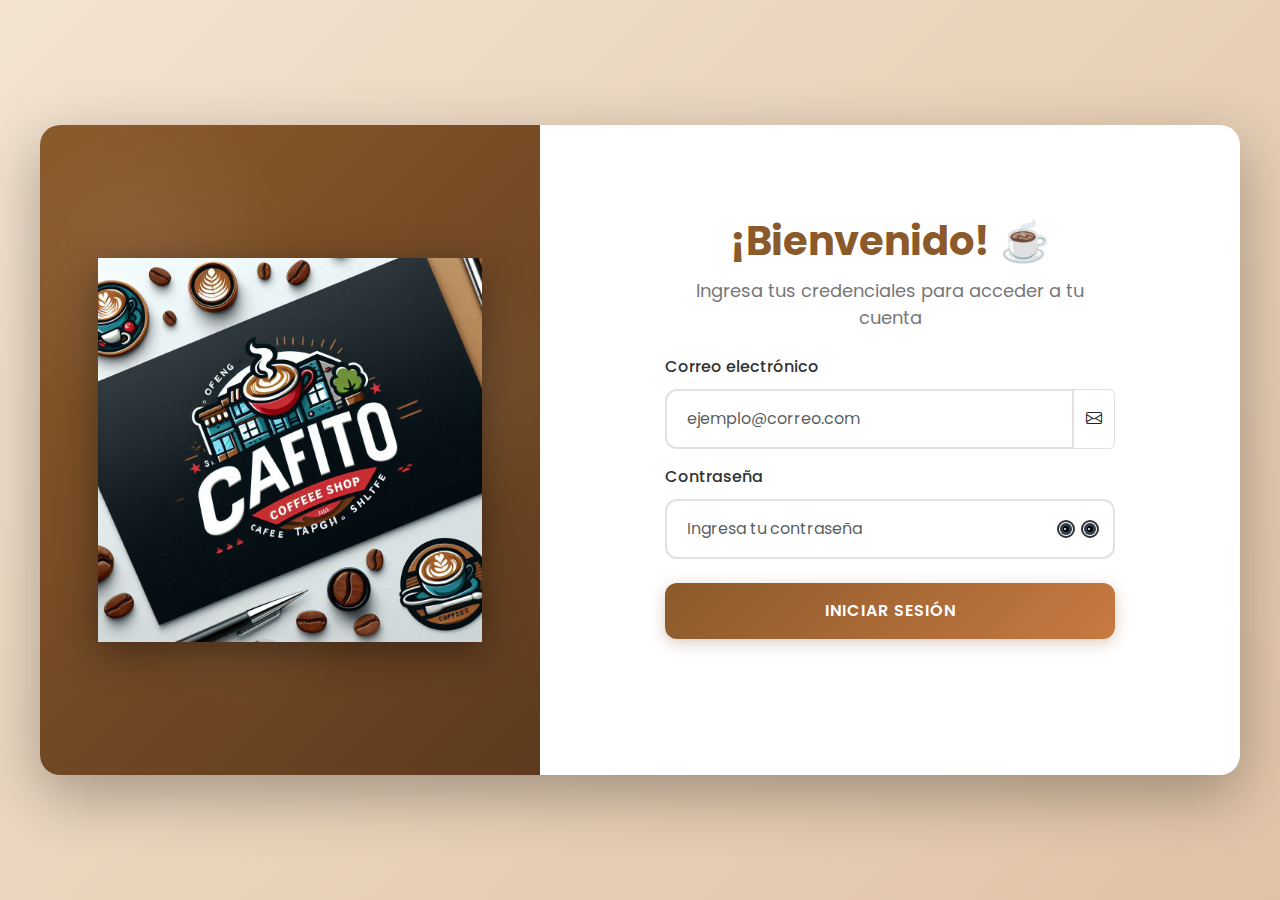
<file: index.html>
<!DOCTYPE html>
<html lang="es">
<head>
  <meta charset="UTF-8" />
  <meta name="viewport" content="width=device-width, initial-scale=1.0"/>
  <title>Cafeteria</title>
  
  <!-- Bootstrap CSS -->
  <link href="https://cdn.jsdelivr.net/npm/bootstrap@5.3.0/dist/css/bootstrap.min.css" rel="stylesheet">
  <!-- Google Fonts -->
  <link rel="preconnect" href="https://fonts.googleapis.com">
  <link rel="preconnect" href="https://fonts.gstatic.com" crossorigin>
  <link href="https://fonts.googleapis.com/css2?family=Poppins:wght@300;400;500;600;700&display=swap" rel="stylesheet">
  <!-- Bootstrap JS -->
  <script src="https://cdn.jsdelivr.net/npm/bootstrap@5.3.0/dist/js/bootstrap.bundle.min.js"></script>
  <!-- Bootstrap Icons -->
  <link rel="stylesheet" href="https://cdn.jsdelivr.net/npm/bootstrap-icons@1.11.0/font/bootstrap-icons.css">
  <link rel="stylesheet" href="css/login.css">
  <script src="js/login.js"></script>
</head>
<body>
  
  <div class="container-fluid vh-100 d-flex align-items-center justify-content-center p-4">
    <div class="main-container bg-white row g-0 w-100" style="max-width: 1200px;">
      
      <!-- Logo Section -->
      <div class="col-lg-5 logo-section">
        <div class="logo-bg"></div>
        <div class="logo-content d-flex align-items-center justify-content-center h-100 p-4">
          <div class="text-center position-relative">
            <div class="logo-glow"></div>
            <img src="img/imagen.png" alt="Cafeteria" class="logo-img img-fluid" />
          </div>
        </div>
      </div>
      
      <!-- Login Section -->
      <div class="col-lg-7 d-flex align-items-center justify-content-center p-5">
        <div class="w-100" style="max-width: 450px;">
          
          <!-- Login Header -->
          <div class="login-header text-center mb-4">
            <h2 class="d-flex align-items-center justify-content-center">
              ¡Bienvenido! 
              <span class="coffee-icon">☕</span>
            </h2>
            <p class="mb-0">Ingresa tus credenciales para acceder a tu cuenta</p>
          </div>
          
          <!-- Login Form -->
          <form id="loginForm" novalidate>
            
            <!-- Email Input -->
            <div class="mb-3">
              <label for="email" class="form-label">Correo electrónico</label>
              <div class="input-group">
                <input type="email" class="form-control" id="email" placeholder="ejemplo@correo.com" required>
                <span class="input-group-text bg-transparent">
                  <i class="bi bi-envelope"></i>
                </span>
              </div>
            </div>
            
            <!-- Password Input -->
            <div class="mb-4">
              <label for="password" class="form-label">Contraseña</label>
              <div class="envoltorio-input">
                <input type="password" class="form-control" id="password" placeholder="Ingresa tu contraseña" required>
                <div class="contenedor-ojo" id="contenedorOjo">
                  <div class="cejas-enojadas">
                    <div class="ceja izquierda"></div>
                    <div class="ceja derecha"></div>
                  </div>
                  <div class="ojo">
                    <div class="ojo-individual">
                      <div class="pestañas"></div>
                      <div class="globo-ocular">
                        <div class="pupila">
                          <div class="brillo"></div>
                        </div>
                      </div>
                    </div>
                    <div class="ojo-individual">
                      <div class="pestañas"></div>
                      <div class="globo-ocular">
                        <div class="pupila">
                          <div class="brillo"></div>
                        </div>
                      </div>
                    </div>
                  </div>
                </div>
              </div>
            </div>
            
            <!-- Login Button -->
            <button type="submit" class="btn btn-login w-100" id="loginButton">
              INICIAR SESIÓN
            </button>
            
            <!-- Error Message -->
            <div class="error-message" id="errorMessage"></div>
            
          </form>
        </div>
      </div>
    </div>
  </div>
</body>
</html>
</file>
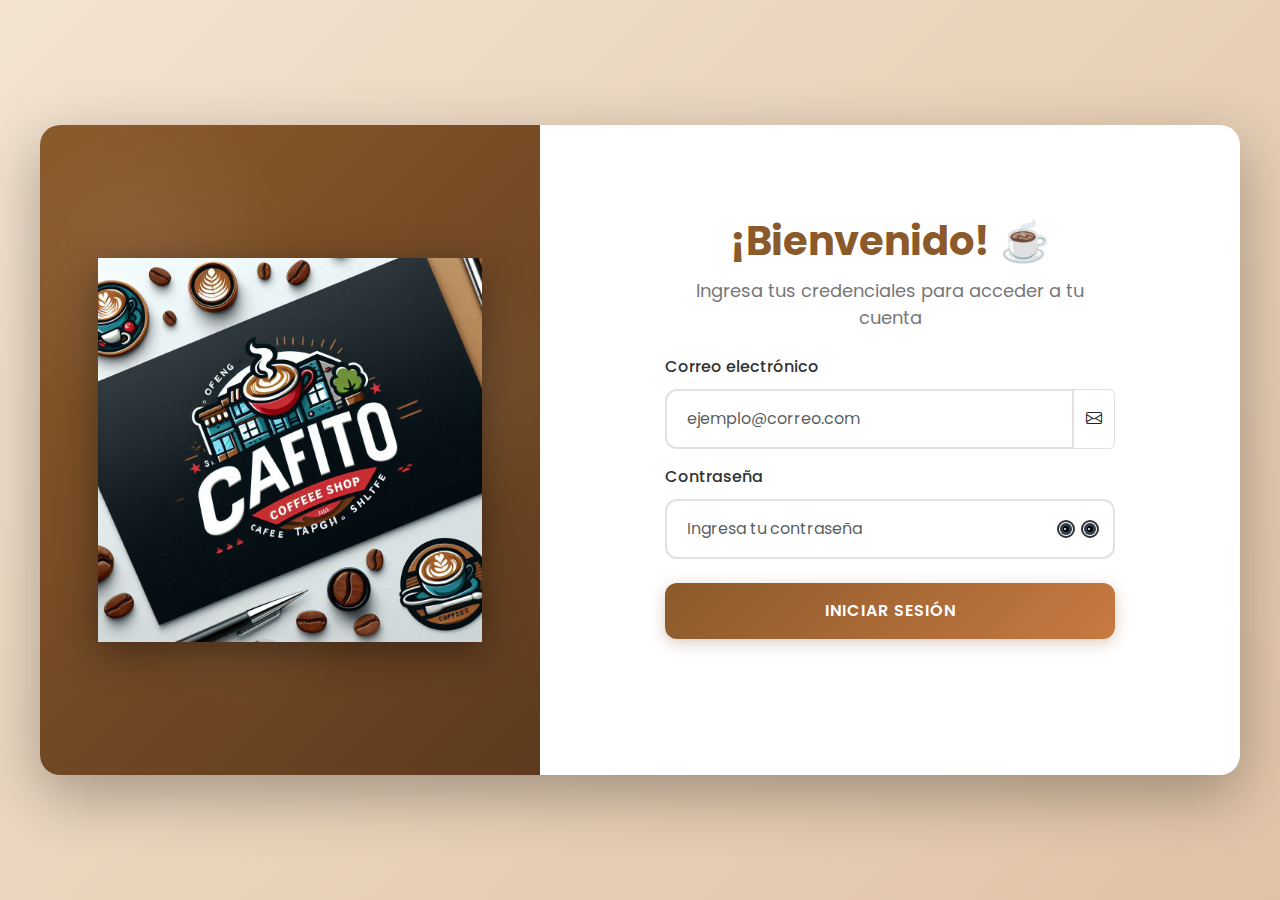
<file: dasboard.html>
<!DOCTYPE html>
<html lang="es">
<head>
  <meta charset="UTF-8">
  <meta name="viewport" content="width=device-width, initial-scale=1.0">
  <title>Dashboard</title>
  
  <!-- Bootstrap CSS -->
  <link href="https://cdn.jsdelivr.net/npm/bootstrap@5.3.0/dist/css/bootstrap.min.css" rel="stylesheet">
  <!-- Google Fonts -->
  <link rel="preconnect" href="https://fonts.googleapis.com">
  <link rel="preconnect" href="https://fonts.gstatic.com" crossorigin>
  <link href="https://fonts.googleapis.com/css2?family=Poppins:wght@300;400;500;600;700&display=swap" rel="stylesheet">
  <link rel="stylesheet" href="css/dasboard.css">
  <script src="js/dasboard.js"></script>
  <!-- Bootstrap Icons -->
  <link rel="stylesheet" href="https://cdn.jsdelivr.net/npm/bootstrap-icons@1.11.0/font/bootstrap-icons.css">
  <!-- Bootstrap JS -->
  <script src="https://cdn.jsdelivr.net/npm/bootstrap@5.3.0/dist/js/bootstrap.bundle.min.js"></script>
</head>
<body>
  <!-- Top Navbar -->
  <nav class="navbar navbar-expand-lg top-navbar">
    <div class="container-fluid">
      <span class="navbar-brand mb-0 h1">
        <span class="coffee-animation"> CAFETERIA☕</span>
      </span>
      
      <div class="navbar-nav ms-auto">
        <div class="nav-item dropdown">
          <a class="nav-link dropdown-toggle d-flex align-items-center" href="#" role="button" data-bs-toggle="dropdown">
            <i class="bi bi-person-circle me-2"></i>
            Admin
          </a>
          <ul class="dropdown-menu dropdown-menu-end">
            <li><a class="dropdown-item" href="#"><i class="bi bi-person me-2"></i>Perfil</a></li>
            <li><a class="dropdown-item" href="#"><i class="bi bi-gear me-2"></i>Configuración</a></li>
            <li><hr class="dropdown-divider"></li>
            <li><a class="dropdown-item" href="login.html"><i class="bi bi-box-arrow-right me-2"></i>Cerrar Sesión</a></li>
          </ul>
        </div>
      </div>
    </div>
  </nav>

  <!-- Content Area -->
  <div class="content-area">
    <!-- Products Grid -->
    <div class="row g-4 fade-in">
      <!-- Producto 1: Café Americano -->
      <div class="col-lg-4 col-md-6">
        <div class="product-card">
          <img src="img/cafeamericano.png" alt="Café Americano">
          <div class="card-body">
            <h5 class="product-title">Café Americano</h5>
            <p class="product-description">Café negro tradicional, preparado con granos selectos de alta calidad. Perfecto para comenzar tu día con energía.</p>
            <div class="d-flex justify-content-between align-items-center">
              <span class="product-price">$38.00</span>
              <button class="btn btn-order">Ordenar</button>
            </div>
          </div>
        </div>
      </div>

      <!-- Producto 2: Latte -->
      <div class="col-lg-4 col-md-6">
        <div class="product-card">
          <img src="img/cafeamericano.png" alt="Latte">
          <div class="card-body">
            <h5 class="product-title">Latte</h5>
            <p class="product-description">Cremoso café con leche vaporizada y espuma suave. Una experiencia suave y reconfortante en cada sorbo.</p>
            <div class="d-flex justify-content-between align-items-center">
              <span class="product-price">$76.00</span>
              <button class="btn btn-order">Ordenar</button>
            </div>
          </div>
        </div>
      </div>

      <!-- Producto 3: Cappuccino -->
      <div class="col-lg-4 col-md-6">
        <div class="product-card">
          <img src="https://images.unsplash.com/photo-1572442388796-11668a67e53d?w=400&h=250&fit=crop" alt="Cappuccino">
          <div class="card-body">
            <h5 class="product-title">Cappuccino</h5>
            <p class="product-description">Equilibrio perfecto entre espresso, leche vaporizada y espuma. Decorado con arte latte para una experiencia visual única.</p>
            <div class="d-flex justify-content-between align-items-center">
              <span class="product-price">$40.00</span>
              <button class="btn btn-order">Ordenar</button>
            </div>
          </div>
        </div>
      </div>

      <!-- Producto 4: Espresso -->
      <div class="col-lg-4 col-md-6">
        <div class="product-card">
          <img src="img/expreso.png" alt="Espresso">
          <div class="card-body">
            <h5 class="product-title">Espresso</h5>
            <p class="product-description">Café concentrado y aromático, extraído a la perfección. La base de todos nuestros cafés especiales.</p>
            <div class="d-flex justify-content-between align-items-center">
              <span class="product-price">$45.00</span>
              <button class="btn btn-order">Ordenar</button>
            </div>
          </div>
        </div>
      </div>

      <!-- Producto 5: Croissant -->
      <div class="col-lg-4 col-md-6">
        <div class="product-card">
          <img src="img/Croissants.jpg" alt="Croissant">
          <div class="card-body">
            <h5 class="product-title">Croissant</h5>
            <p class="product-description">Hojaldre francés tradicional, crujiente por fuera y suave por dentro. Horneado fresco cada mañana.</p>
            <div class="d-flex justify-content-between align-items-center">
              <span class="product-price">$58.00</span>
              <button class="btn btn-order">Ordenar</button>
            </div>
          </div>
        </div>
      </div>

      <!-- Producto 6: Muffin de Arándano -->
      <div class="col-lg-4 col-md-6">
        <div class="product-card">
          <img src="img/pastelito.png" alt="Muffin de Arándano">
          <div class="card-body">
            <h5 class="product-title">Muffin de Arándano</h5>
            <p class="product-description">Esponjoso muffin con arándanos frescos. Perfecto para acompañar tu café favorito en cualquier momento del día.</p>
            <div class="d-flex justify-content-between align-items-center">
              <span class="product-price">$3.75</span>
              <button class="btn btn-order">Ordenar</button>
            </div>
          </div>
        </div>
      </div>
          </div>
        </div>
      </div>
    </div>
  </div>
</body>
</body>
</html>
</file>
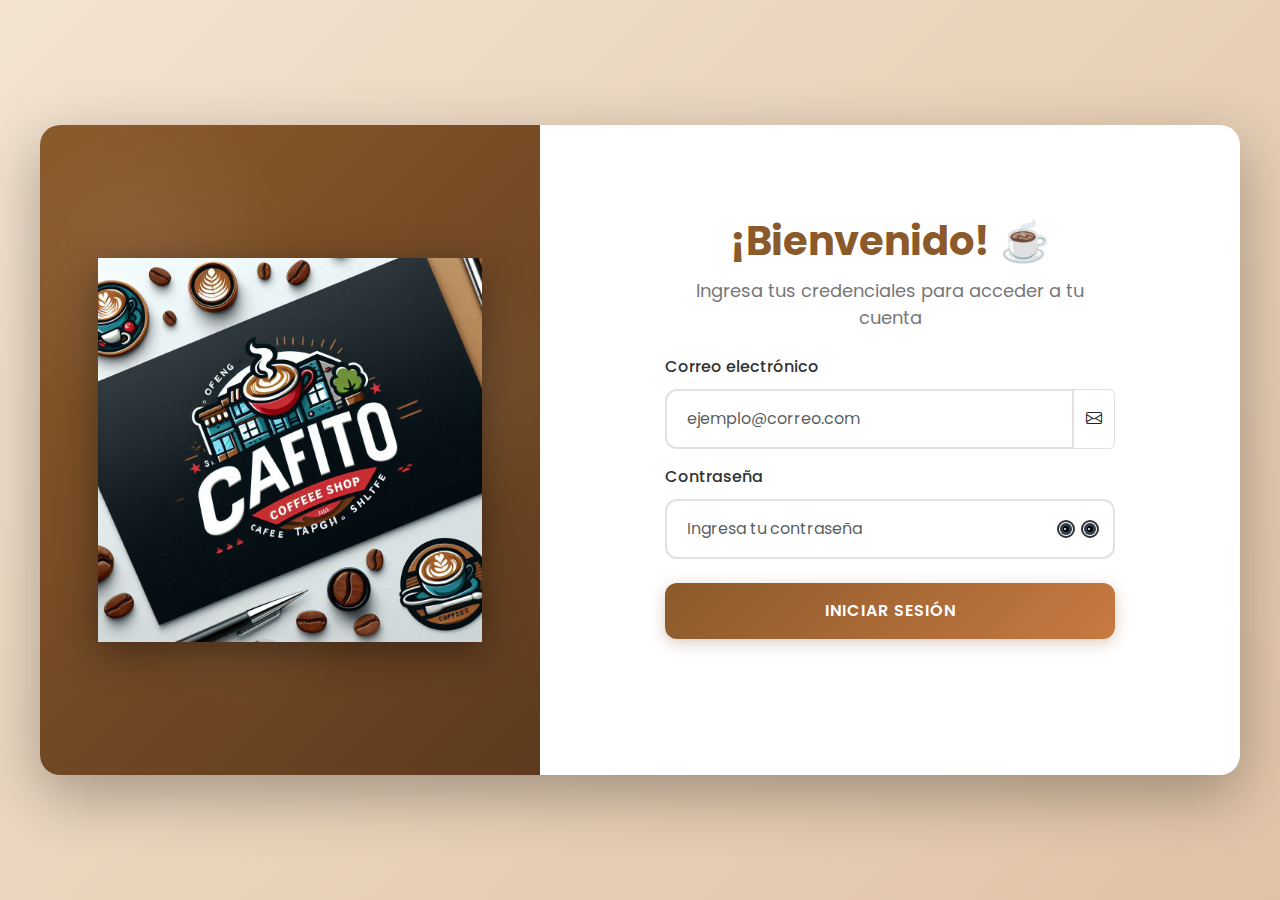
<file: login.html>
<!DOCTYPE html>
<html lang="es">
<head>
  <meta charset="UTF-8" />
  <meta name="viewport" content="width=device-width, initial-scale=1.0"/>
  <title>Cafeteria</title>
  
  <!-- Bootstrap CSS -->
  <link href="https://cdn.jsdelivr.net/npm/bootstrap@5.3.0/dist/css/bootstrap.min.css" rel="stylesheet">
  <!-- Google Fonts -->
  <link rel="preconnect" href="https://fonts.googleapis.com">
  <link rel="preconnect" href="https://fonts.gstatic.com" crossorigin>
  <link href="https://fonts.googleapis.com/css2?family=Poppins:wght@300;400;500;600;700&display=swap" rel="stylesheet">
  <!-- Bootstrap JS -->
  <script src="https://cdn.jsdelivr.net/npm/bootstrap@5.3.0/dist/js/bootstrap.bundle.min.js"></script>
  <!-- Bootstrap Icons -->
  <link rel="stylesheet" href="https://cdn.jsdelivr.net/npm/bootstrap-icons@1.11.0/font/bootstrap-icons.css">
  <link rel="stylesheet" href="css/login.css">
  <script src="js/login.js"></script>
</head>
<body>
  
  <div class="container-fluid vh-100 d-flex align-items-center justify-content-center p-4">
    <div class="main-container bg-white row g-0 w-100" style="max-width: 1200px;">
      
      <!-- Logo Section -->
      <div class="col-lg-5 logo-section">
        <div class="logo-bg"></div>
        <div class="logo-content d-flex align-items-center justify-content-center h-100 p-4">
          <div class="text-center position-relative">
            <div class="logo-glow"></div>
            <img src="img/imagen.png" alt="Cafeteria" class="logo-img img-fluid" />
          </div>
        </div>
      </div>
      
      <!-- Login Section -->
      <div class="col-lg-7 d-flex align-items-center justify-content-center p-5">
        <div class="w-100" style="max-width: 450px;">
          
          <!-- Login Header -->
          <div class="login-header text-center mb-4">
            <h2 class="d-flex align-items-center justify-content-center">
              ¡Bienvenido! 
              <span class="coffee-icon">☕</span>
            </h2>
            <p class="mb-0">Ingresa tus credenciales para acceder a tu cuenta</p>
          </div>
          
          <!-- Login Form -->
          <form id="loginForm" novalidate>
            
            <!-- Email Input -->
            <div class="mb-3">
              <label for="email" class="form-label">Correo electrónico</label>
              <div class="input-group">
                <input type="email" class="form-control" id="email" placeholder="ejemplo@correo.com" required>
                <span class="input-group-text bg-transparent">
                  <i class="bi bi-envelope"></i>
                </span>
              </div>
            </div>
            
            <!-- Password Input -->
            <div class="mb-4">
              <label for="password" class="form-label">Contraseña</label>
              <div class="envoltorio-input">
                <input type="password" class="form-control" id="password" placeholder="Ingresa tu contraseña" required>
                <div class="contenedor-ojo" id="contenedorOjo">
                  <div class="cejas-enojadas">
                    <div class="ceja izquierda"></div>
                    <div class="ceja derecha"></div>
                  </div>
                  <div class="ojo">
                    <div class="ojo-individual">
                      <div class="pestañas"></div>
                      <div class="globo-ocular">
                        <div class="pupila">
                          <div class="brillo"></div>
                        </div>
                      </div>
                    </div>
                    <div class="ojo-individual">
                      <div class="pestañas"></div>
                      <div class="globo-ocular">
                        <div class="pupila">
                          <div class="brillo"></div>
                        </div>
                      </div>
                    </div>
                  </div>
                </div>
              </div>
            </div>
            
            <!-- Login Button -->
            <button type="submit" class="btn btn-login w-100" id="loginButton">
              INICIAR SESIÓN
            </button>
            
            <!-- Error Message -->
            <div class="error-message" id="errorMessage"></div>
            
          </form>
        </div>
      </div>
    </div>
  </div>
</body>
</html>
</file>
<file: css/login.css>
:root {
  --primary-color: #8B5A2B;
  --accent-color: #C87941;
  --light-accent: #E6CCAB;
  --dark-accent: #5D3A1E;
  --text-dark: #333333;
  --text-light: #ffffff;
  --error-color: #e74c3c;
  --success-color: #2ecc71;
}

* {
  font-family: 'Poppins', sans-serif;
}

body {
  background: linear-gradient(135deg, #F2E3D0 0%, #E0C3A6 100%);
  min-height: 100vh;
  position: relative;
  overflow-x: hidden;
}

.main-container {
  box-shadow: 0 20px 60px rgba(0, 0, 0, 0.3);
  border-radius: 20px;
  overflow: hidden;
  animation: fadeInUp 1s ease;
  min-height: 650px;
}

@keyframes fadeInUp {
  0% {
    opacity: 0;
    transform: translateY(40px);
  }
  100% {
    opacity: 1;
    transform: translateY(0);
  }
}

.logo-section {
  background: linear-gradient(135deg, var(--primary-color) 0%, var(--dark-accent) 100%);
  position: relative;
  overflow: hidden;
  min-height: 650px;
}

.logo-bg {
  position: absolute;
  top: 0;
  left: 0;
  width: 100%;
  height: 100%;
  opacity: 0.15;
  background: 
    radial-gradient(circle at 20% 20%, rgba(255, 255, 255, 0.5) 0%, transparent 25%),
    radial-gradient(circle at 80% 40%, rgba(255, 255, 255, 0.5) 0%, transparent 25%),
    radial-gradient(circle at 40% 70%, rgba(255, 255, 255, 0.5) 0%, transparent 25%);
}

.logo-content {
  position: relative;
  z-index: 2;
  height: 100%;
}

.logo-glow {
  position: absolute;
  width: 300px;
  height: 300px;
  border-radius: 50%;
  background: radial-gradient(circle, rgba(200, 121, 65, 0.3) 0%, transparent 70%);
  filter: blur(30px);
  z-index: 1;
  top: 50%;
  left: 50%;
  transform: translate(-50%, -50%);
}

.logo-img {
  position: relative;
  z-index: 2;
  max-width: 85%;
  max-height: 85%;
  object-fit: contain;
  filter: drop-shadow(0 10px 20px rgba(0, 0, 0, 0.4));
  animation: pulse 3s infinite ease-in-out;
}

@keyframes pulse {
  0%, 100% { transform: scale(1); }
  50% { transform: scale(1.05); }
}

.login-header h2 {
  color: var(--primary-color);
  font-size: 2.5rem;
  font-weight: 700;
  margin-bottom: 12px;
}

.coffee-icon {
  display: inline-block;
  animation: bounce 2s infinite;
  margin-left: 10px;
}

@keyframes bounce {
  0%, 100% { transform: translateY(0); }
  50% { transform: translateY(-10px); }
}

.login-header p {
  color: #777;
  font-size: 1.125rem;
}

.form-control {
  padding: 16px 20px;
  font-size: 16px;
  border: 2px solid #e1e1e1;
  border-radius: 12px;
  transition: all 0.3s ease;
}

.form-control:focus {
  border-color: var(--accent-color);
  box-shadow: 0 0 0 4px rgba(200, 121, 65, 0.15);
}

.form-label {
  color: var(--text-dark);
  font-size: 16px;
  font-weight: 500;
  margin-bottom: 10px;
}

/* Estilos del componente de ojo animado */
.envoltorio-input {
  position: relative;
  width: 100%;
}

.contenedor-ojo {
  position: absolute;
  right: 15px;
  top: 50%;
  transform: translateY(-50%);
  width: 45px;
  height: 30px;
  cursor: pointer;
  z-index: 10;
  display: flex;
  align-items: center;
  justify-content: center;
  animation: entrada-ojo 0.8s ease-out;
}

.ojo {
  position: relative;
  width: 100%;
  height: 100%;
  display: flex;
  gap: 6px;
  align-items: center;
  justify-content: center;
}

.ojo-individual {
  position: relative;
  width: 18px;
  height: 18px;
  background: white;
  border: 2px solid #333;
  border-radius: 50%;
  overflow: hidden;
  transition: all 0.3s ease;
}

.globo-ocular {
  position: absolute;
  width: 12px;
  height: 12px;
  background: #2c3e50;
  border-radius: 50%;
  top: 50%;
  left: 50%;
  transform: translate(-50%, -50%);
  transition: all 0.2s ease;
}

.pupila {
  position: absolute;
  width: 6px;
  height: 6px;
  background: #000;
  border-radius: 50%;
  top: 50%;
  left: 50%;
  transform: translate(-50%, -50%);
  transition: all 0.3s ease;
}

.brillo {
  position: absolute;
  width: 2px;
  height: 2px;
  background: white;
  border-radius: 50%;
  top: 30%;
  left: 30%;
}

/* Animaciones de parpadeo */
@keyframes parpadear {
  0%, 90%, 100% { transform: scaleY(1); }
  95% { transform: scaleY(0.1); }
}

/* Animación de pestañas */
.pestañas {
  position: absolute;
  top: -3px;
  left: 50%;
  transform: translateX(-50%);
  width: 100%;
  height: 4px;
}

.pestañas::before,
.pestañas::after {
  content: '';
  position: absolute;
  width: 2px;
  height: 4px;
  background: #333;
  border-radius: 50%;
}

.pestañas::before {
  left: 2px;
  transform: rotate(-15deg);
}

.pestañas::after {
  right: 2px;
  transform: rotate(15deg);
}

/* Efectos hover */
.contenedor-ojo:hover {
  transform: translateY(-50%) scale(1.05);
}

/* Animación de entrada */
@keyframes entrada-ojo {
  0% {
    transform: translateY(-50%) scale(0);
    opacity: 0;
  }
  50% {
    transform: translateY(-50%) scale(1.2);
  }
  100% {
    transform: translateY(-50%) scale(1);
    opacity: 1;
  }
}

/* Colores de ojos diferentes estados */
.contenedor-ojo.contraseña-visible .globo-ocular {
  background: #27ae60;
  box-shadow: 0 0 8px rgba(39, 174, 96, 0.3);
}

.contenedor-ojo.contraseña-oculta .globo-ocular {
  background: #e74c3c;
  box-shadow: 0 0 8px rgba(231, 76, 60, 0.3);
}

.contenedor-ojo.mirando .globo-ocular {
  background: #3498db;
  box-shadow: 0 0 6px rgba(52, 152, 219, 0.4);
}

/* Estado ocultar contraseña - Cejas enojadas */
.cejas-enojadas {
  position: absolute;
  top: -2px;
  left: 50%;
  transform: translateX(-50%) scale(0);
  width: 45px;
  height: 6px;
  opacity: 0;
  transition: all 0.3s ease;
  z-index: 10;
}

.ceja {
  position: absolute;
  width: 18px;
  height: 3px;
  background: linear-gradient(135deg, #2c3e50, #34495e);
  border-radius: 1px;
}

.ceja.izquierda {
  left: 3px;
  transform: rotate(25deg);
}

.ceja.derecha {
  right: 3px;
  transform: rotate(-25deg);
}

.contenedor-ojo.enojado .cejas-enojadas {
  transform: translateX(-50%) scale(1);
  opacity: 1;
}

.contenedor-ojo.enojado .ojo-individual {
  animation: salto-ojo-enojado 0.6s ease-out;
}

/* Animación de salto enojado */
@keyframes salto-ojo-enojado {
  0% { transform: translateY(0) scale(1); }
  20% { transform: translateY(-4px) scale(1.1); }
  40% { transform: translateY(-1px) scale(1.05); }
  60% { transform: translateY(-3px) scale(1.08); }
  80% { transform: translateY(0) scale(1.02); }
  100% { transform: translateY(0) scale(1); }
}

/* Efecto de enojo en los ojos */
.contenedor-ojo.enojado .globo-ocular {
  background: #e74c3c;
  box-shadow: 0 0 8px rgba(231, 76, 60, 0.4);
  transform: translate(-50%, -50%) scale(1.1);
  transition: all 0.3s ease;
}

.contenedor-ojo.enojado .pupila {
  transform: translate(-50%, -50%) scale(1.2);
  transition: transform 0.3s ease;
}

/* Animación de temblor de cejas */
@keyframes temblor-ceja-enojada {
  0%, 100% { transform: translateX(-50%) scale(1); }
  25% { transform: translateX(-50%) scale(1) rotate(2deg); }
  75% { transform: translateX(-50%) scale(1) rotate(-2deg); }
}

.contenedor-ojo.enojado .cejas-enojadas {
  animation: temblor-ceja-enojada 0.5s ease-in-out 3;
}

.btn-login {
  background: linear-gradient(135deg, var(--primary-color) 0%, var(--accent-color) 100%);
  border: none;
  color: white;
  font-size: 16px;
  font-weight: 600;
  border-radius: 12px;
  padding: 16px;
  transition: all 0.3s ease;
  box-shadow: 0 4px 15px rgba(139, 90, 43, 0.3);
  position: relative;
  overflow: hidden;
  letter-spacing: 1px;
}

.btn-login:hover {
  transform: translateY(-3px);
  box-shadow: 0 8px 25px rgba(139, 90, 43, 0.4);
  color: white;
}

.btn-login:active {
  transform: translateY(1px);
  box-shadow: 0 2px 10px rgba(139, 90, 43, 0.3);
}

.btn-login::after {
  content: '';
  position: absolute;
  width: 30px;
  height: 200px;
  background: rgba(255, 255, 255, 0.3);
  top: -50px;
  left: -100px;
  transform: rotate(45deg);
  transition: all 0.7s ease;
}

.btn-login:hover::after {
  left: 120%;
}

.error-message {
  color: var(--error-color);
  font-size: 15px;
  text-align: center;
  margin-top: 20px;
  padding: 12px;
  border-radius: 8px;
  background-color: rgba(231, 76, 60, 0.1);
  border-left: 4px solid var(--error-color);
  transition: all 0.3s ease;
  opacity: 0;
  height: 0;
  overflow: hidden;
}

.error-message.show {
  opacity: 1;
  height: auto;
}

.spinner-border-sm {
  width: 1rem;
  height: 1rem;
  margin-right: 8px;
}

@keyframes shake {
  0%, 100% { transform: translateX(0); }
  10%, 30%, 50%, 70%, 90% { transform: translateX(-5px); }
  20%, 40%, 60%, 80% { transform: translateX(5px); }
}

.shake {
  animation: shake 0.5s cubic-bezier(.36,.07,.19,.97) both;
}

/* Responsive adjustments */
@media (max-width: 768px) {
  .logo-section {
    min-height: 250px;
  }
  
  .login-header h2 {
    font-size: 2rem;
  }
}
</file>
<file: css/dasboard.css>
:root {
      --primary-color: #8B5A2B;
      --accent-color: #C87941;
      --light-accent: #E6CCAB;
      --dark-accent: #5D3A1E;
      --text-dark: #333333;
      --text-light: #ffffff;
    }
    
    * {
      font-family: 'Poppins', sans-serif;
    }
    
    body {
      background: linear-gradient(135deg, #F2E3D0 0%, #E0C3A6 100%);
      min-height: 100vh;
    }
    
    /* Top navbar */
    .top-navbar {
      background: rgba(255, 255, 255, 0.95);
      backdrop-filter: blur(10px);
      box-shadow: 0 2px 10px rgba(0, 0, 0, 0.1);
      border-bottom: 1px solid rgba(139, 90, 43, 0.1);
    }
    
    .navbar-brand {
      color: var(--primary-color);
      font-weight: 600;
      font-size: 1.5rem;
    }
    
    .navbar-nav .nav-link {
      color: var(--text-dark);
      transition: color 0.3s ease;
    }
    
    .navbar-nav .nav-link:hover {
      color: var(--accent-color);
    }
    
    /* Content area */
    .content-area {
      padding: 2rem;
    }
    
    /* Welcome section */
    .welcome-section {
      background: linear-gradient(135deg, var(--primary-color), var(--accent-color));
      color: white;
      border-radius: 15px;
      padding: 2rem;
      margin-bottom: 2rem;
      text-align: center;
      position: relative;
      overflow: hidden;
    }
    
    .welcome-section::before {
      content: '';
      position: absolute;
      top: -50%;
      right: -50%;
      width: 200%;
      height: 200%;
      background: url('data:image/svg+xml,<svg xmlns="http://www.w3.org/2000/svg" viewBox="0 0 100 100"><text y=".9em" font-size="90">☕</text></svg>') no-repeat;
      opacity: 0.1;
      transform: rotate(-15deg);
    }
    
    .welcome-section h2 {
      position: relative;
      z-index: 2;
    }
    
    .coffee-animation {
      display: inline-block;
      animation: steam 2s infinite ease-in-out;
    }
    
    @keyframes steam {
      0%, 100% { transform: translateY(0) rotate(0deg); }
      50% { transform: translateY(-5px) rotate(2deg); }
    }
    
    /* Product cards */
    .product-card {
      background: white;
      border-radius: 15px;
      box-shadow: 0 5px 20px rgba(0, 0, 0, 0.1);
      border: none;
      transition: transform 0.3s ease, box-shadow 0.3s ease;
      height: 100%;
      overflow: hidden;
    }
    
    .product-card:hover {
      transform: translateY(-10px);
      box-shadow: 0 15px 40px rgba(0, 0, 0, 0.15);
    }
    
    .product-card img {
      width: 100%;
      height: 250px;
      object-fit: cover;
      border-radius: 15px 15px 0 0;
    }
    
    .product-card .card-body {
      padding: 1.5rem;
    }
    
    .product-price {
      color: var(--primary-color);
      font-size: 1.25rem;
      font-weight: 700;
    }
    
    .product-title {
      color: var(--text-dark);
      font-weight: 600;
      margin-bottom: 0.5rem;
    }
    
    .product-description {
      color: #666;
      font-size: 0.9rem;
      line-height: 1.5;
    }
    
    .btn-order {
      background: linear-gradient(135deg, var(--primary-color) 0%, var(--accent-color) 100%);
      border: none;
      color: white;
      font-weight: 500;
      border-radius: 8px;
      padding: 0.5rem 1.5rem;
      transition: all 0.3s ease;
    }
    
    .btn-order:hover {
      color: white;
      transform: translateY(-2px);
      box-shadow: 0 5px 15px rgba(139, 90, 43, 0.3);
    }
    
    /* Animation for page load */
    .fade-in {
      animation: fadeIn 0.8s ease-in;
    }
    
    @keyframes fadeIn {
      from {
        opacity: 0;
        transform: translateY(20px);
      }
      to {
        opacity: 1;
        transform: translateY(0);
      }
    }
    
    /* Responsive */
    @media (max-width: 768px) {
      .content-area {
        padding: 1rem;
      }
      
      .welcome-section {
        padding: 1.5rem;
      }
    }
</file>
